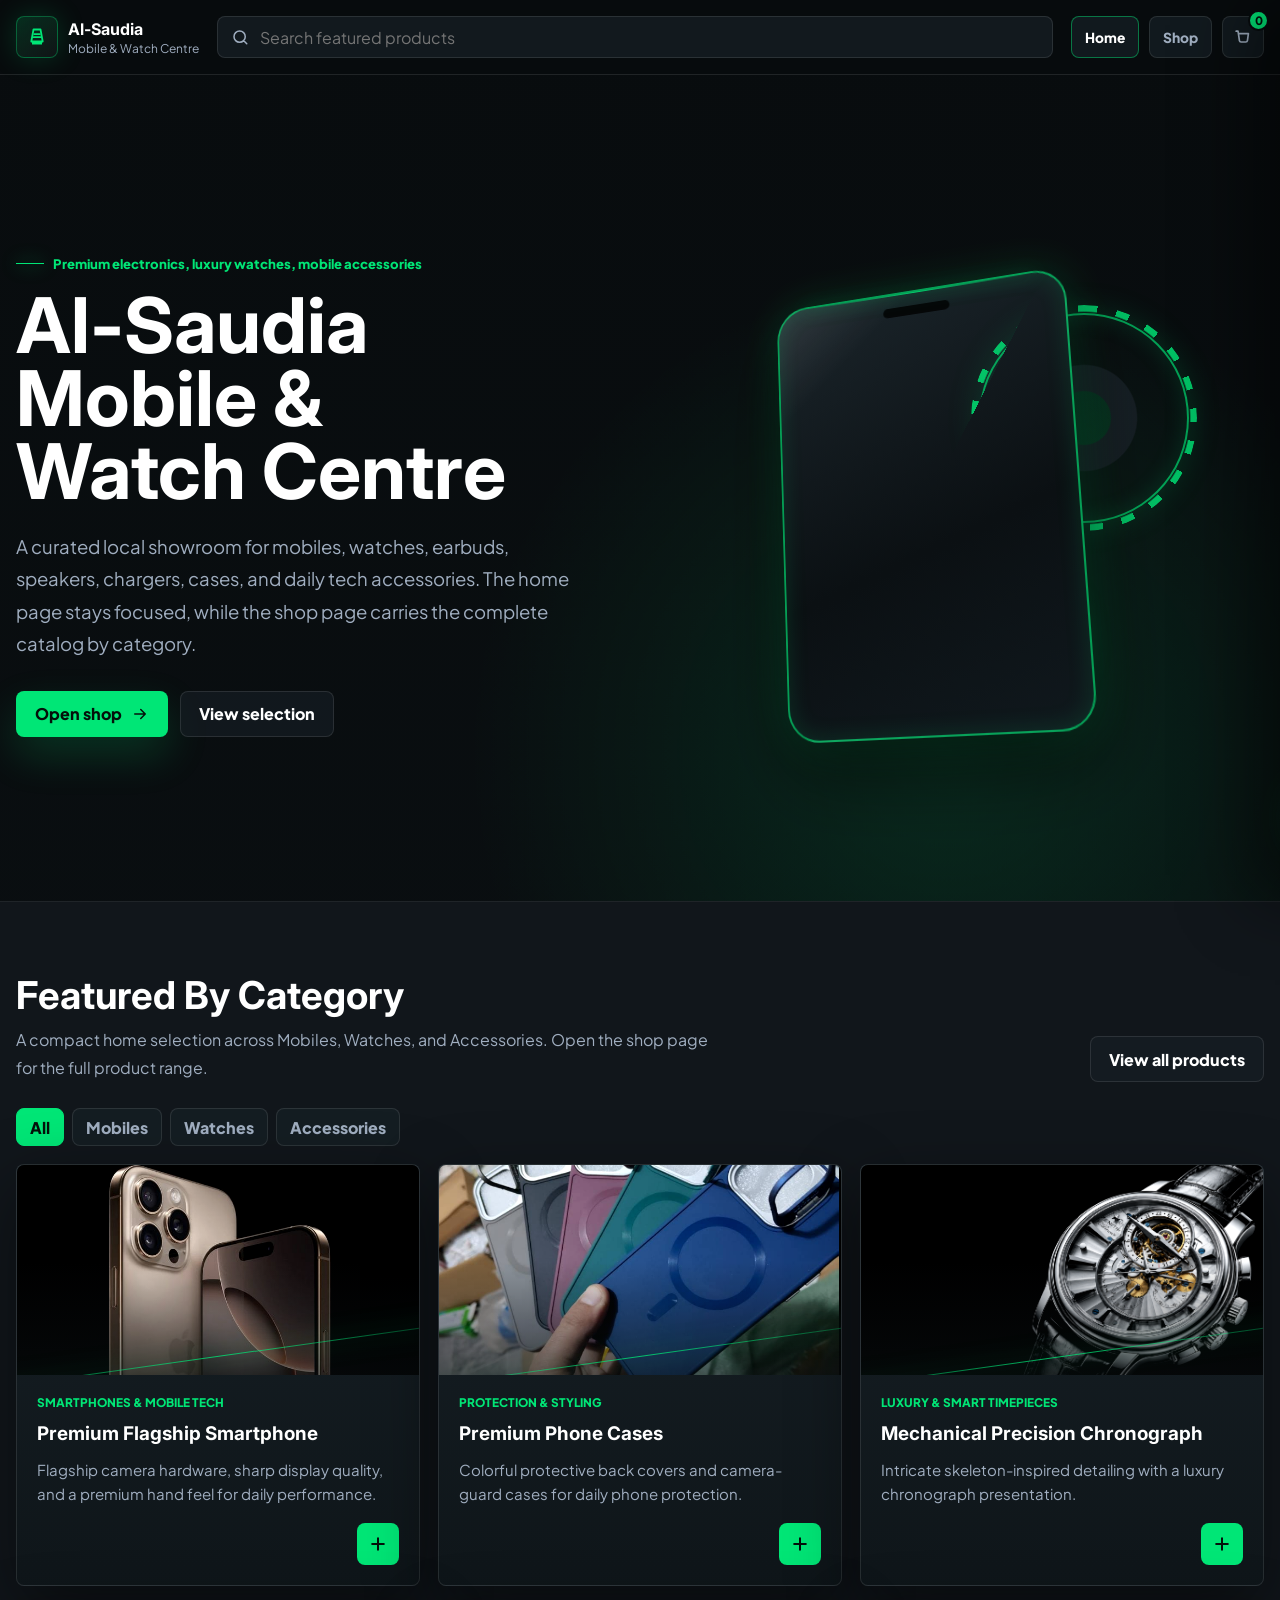
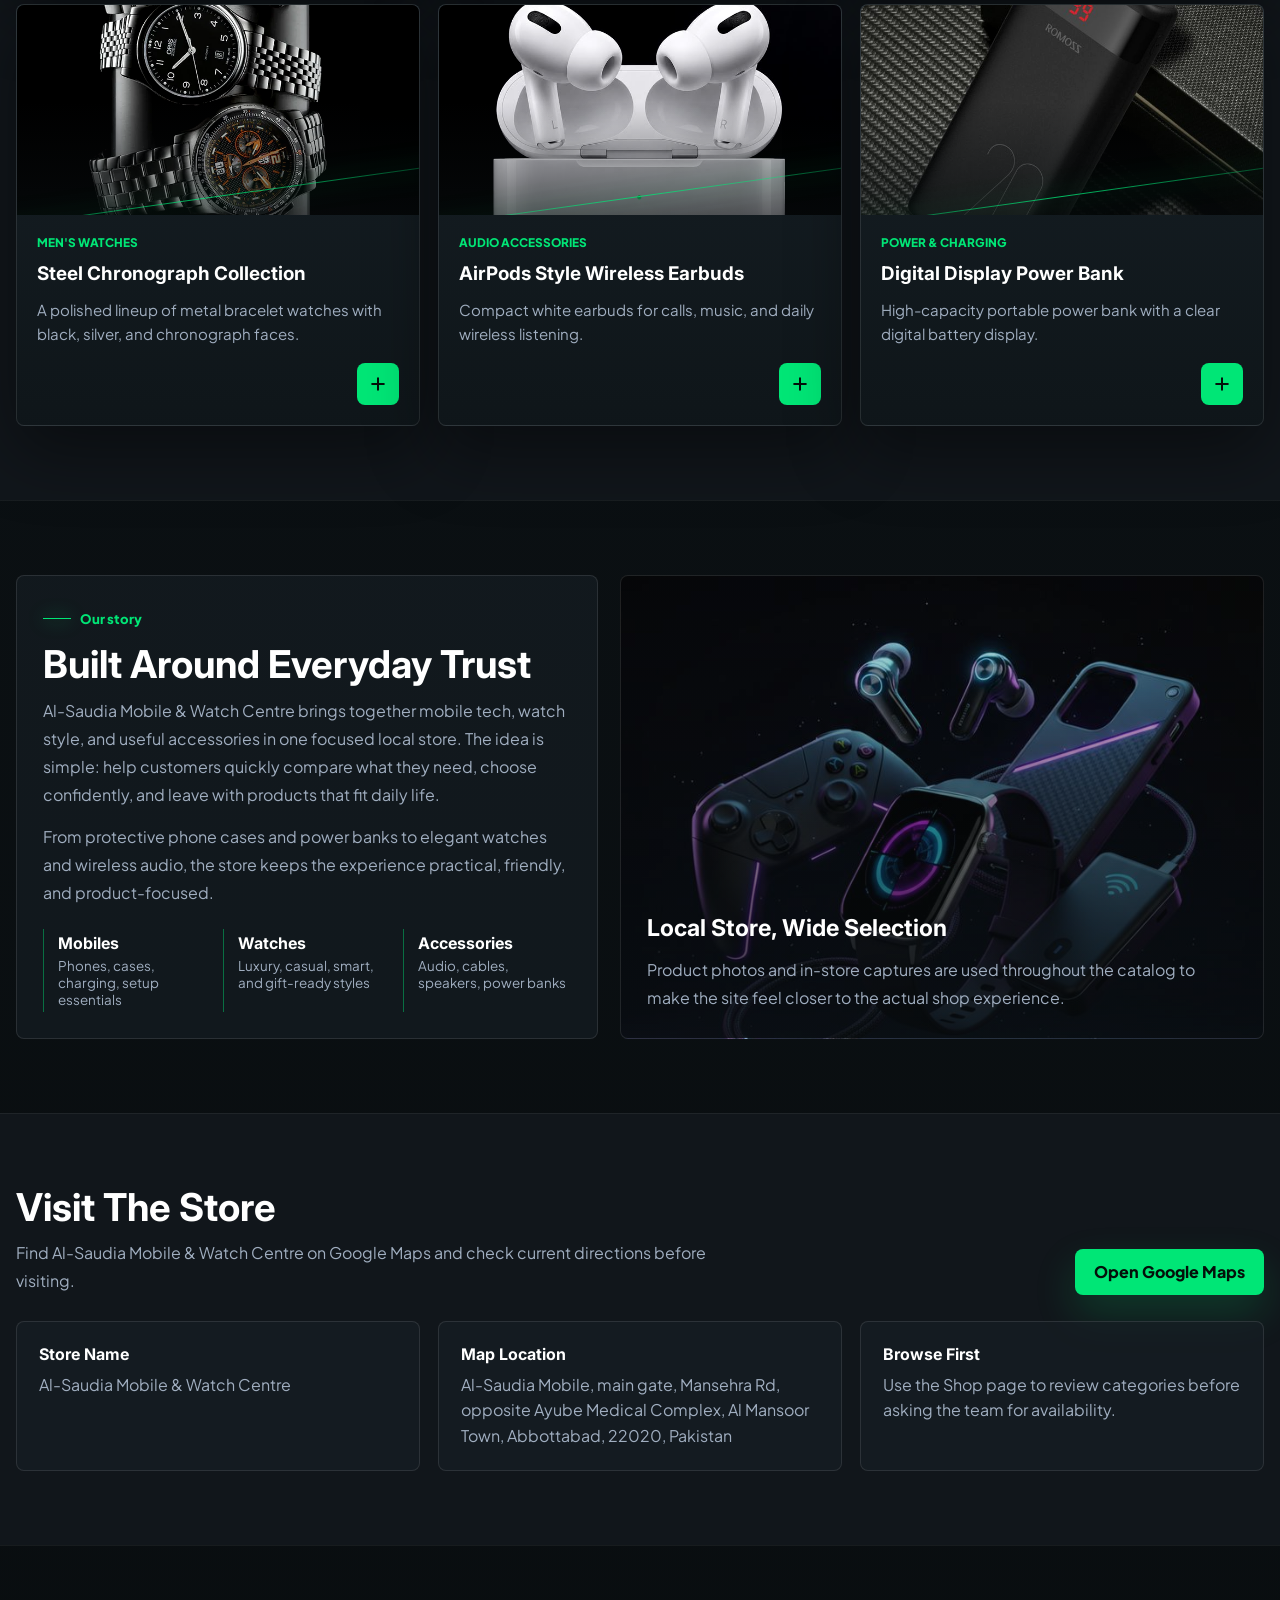
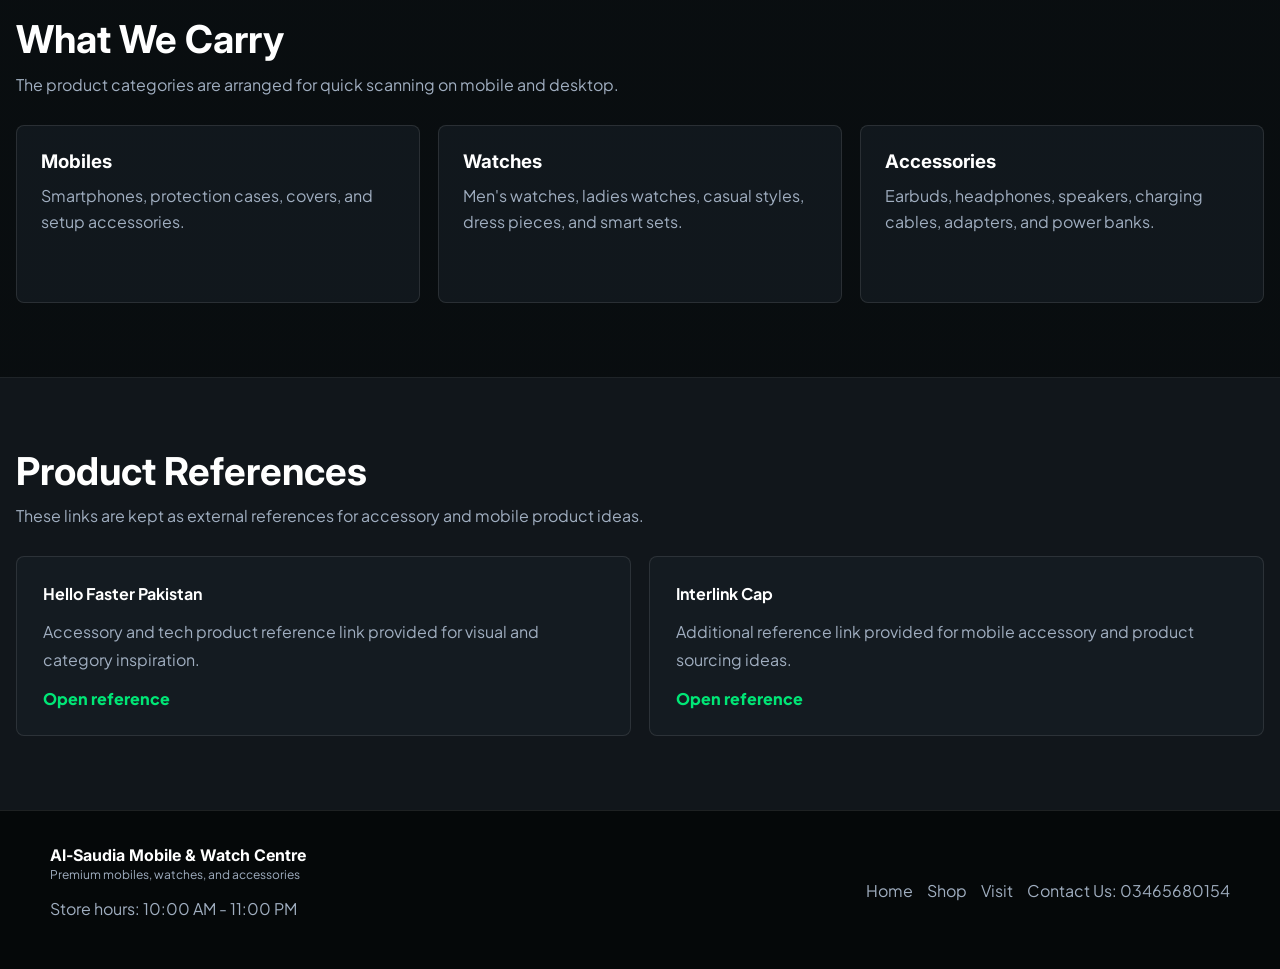
<file: Al-Saudia-GitHub-Upload/index.html>
﻿<!doctype html>
<html lang="en">
<head>
  <meta charset="utf-8">
  <meta name="viewport" content="width=device-width, initial-scale=1">
  <title>Al-Saudia Mobile & Watch Centre</title>
  <link rel="preconnect" href="https://fonts.googleapis.com">
  <link rel="preconnect" href="https://fonts.gstatic.com" crossorigin>
  <link href="https://fonts.googleapis.com/css2?family=Inter:wght@700;800&family=Plus+Jakarta+Sans:wght@400;500;600;700&display=swap" rel="stylesheet">
  <link rel="stylesheet" href="styles.css">
</head>
<body>
  <div class="page">
    <header class="header">
      <nav class="nav" aria-label="Main navigation">
        <a class="logo" href="index.html" aria-label="Al-Saudia home">
          <span class="logo-mark" aria-hidden="true"><svg width="24" height="24" viewBox="0 0 24 24" fill="none"><path d="M7 18.5h10M8.5 4.5h7l2.2 12h-11.4l2.2-12Z" stroke="currentColor" stroke-width="1.8" stroke-linejoin="round"/><path d="M9.3 9.2h5.4M8.7 12.2h6.6" stroke="currentColor" stroke-width="1.8" stroke-linecap="round"/></svg></span>
          <span class="brand"><strong>Al-Saudia</strong><span>Mobile & Watch Centre</span></span>
        </a>
        <label class="search">
          <svg viewBox="0 0 24 24" fill="none" aria-hidden="true"><path d="m21 21-4.3-4.3m2.3-5.2a7.5 7.5 0 1 1-15 0 7.5 7.5 0 0 1 15 0Z" stroke="currentColor" stroke-width="2" stroke-linecap="round"/></svg>
          <input id="searchInput" type="search" placeholder="Search featured products" autocomplete="off">
        </label>
        <div class="nav-actions">
          <a class="nav-link active" href="index.html">Home</a>
          <a class="nav-link" href="shop.html">Shop</a>
          <button class="icon-button" id="cartOpen" type="button" aria-label="Open selection"><svg width="20" height="20" viewBox="0 0 24 24" fill="none" aria-hidden="true"><path d="M6.5 8h12l-1.2 8.3a2 2 0 0 1-2 1.7H9.7a2 2 0 0 1-2-1.7L6.5 8Zm0 0L6 5H3.8" stroke="currentColor" stroke-width="2" stroke-linecap="round" stroke-linejoin="round"/></svg><span class="badge" id="cartCount">0</span></button>
        </div>
      </nav>
    </header>

    <main id="top">
      <section class="hero" aria-labelledby="heroTitle">
        <div class="hero-copy">
          <div class="eyebrow">Premium electronics, luxury watches, mobile accessories</div>
          <h1 id="heroTitle">Al-Saudia Mobile & Watch Centre</h1>
          <p>A curated local showroom for mobiles, watches, earbuds, speakers, chargers, cases, and daily tech accessories. The home page stays focused, while the shop page carries the complete catalog by category.</p>
          <div class="hero-actions">
            <a class="button" href="shop.html">Open shop <svg width="18" height="18" viewBox="0 0 24 24" fill="none" aria-hidden="true"><path d="M5 12h14m-6-6 6 6-6 6" stroke="currentColor" stroke-width="2" stroke-linecap="round" stroke-linejoin="round"/></svg></a>
            <button class="button secondary" type="button" id="heroCart">View selection</button>
          </div>
        </div>
        <div class="hero-stage" aria-label="Floating phone and watch gear visual"><div class="mesh" id="mesh"><div class="phone"><span class="screen-line"></span></div><div class="gear one"></div><div class="gear two"></div></div></div>
      </section>

      <section class="section alt" id="products">
        <div class="inner">
          <div class="section-head">
            <div><h2>Featured By Category</h2><p>A compact home selection across Mobiles, Watches, and Accessories. Open the shop page for the full product range.</p></div>
            <div class="section-actions"><a class="button secondary" href="shop.html">View all products</a></div>
          </div>
          <div class="filters" role="group" aria-label="Featured category filters" style="margin-bottom: 18px; justify-content: flex-start;">
            <button class="filter active" data-filter="all" type="button">All</button>
            <button class="filter" data-filter="mobiles" type="button">Mobiles</button>
            <button class="filter" data-filter="watches" type="button">Watches</button>
            <button class="filter" data-filter="accessories" type="button">Accessories</button>
          </div>
          <div class="grid" id="productGrid"></div>
          <div class="empty" id="emptyState">No matching featured products found.</div>
        </div>
      </section>

      <section class="section" id="story">
        <div class="inner">
          <div class="story-grid">
            <div class="story-copy">
              <div class="eyebrow">Our story</div>
              <h2>Built Around Everyday Trust</h2>
              <p>Al-Saudia Mobile & Watch Centre brings together mobile tech, watch style, and useful accessories in one focused local store. The idea is simple: help customers quickly compare what they need, choose confidently, and leave with products that fit daily life.</p>
              <p>From protective phone cases and power banks to elegant watches and wireless audio, the store keeps the experience practical, friendly, and product-focused.</p>
              <div class="story-points">
                <div class="story-point"><strong>Mobiles</strong><span>Phones, cases, charging, setup essentials</span></div>
                <div class="story-point"><strong>Watches</strong><span>Luxury, casual, smart, and gift-ready styles</span></div>
                <div class="story-point"><strong>Accessories</strong><span>Audio, cables, speakers, power banks</span></div>
              </div>
            </div>
            <div class="story-panel">
              <h3>Local Store, Wide Selection</h3>
              <p>Product photos and in-store captures are used throughout the catalog to make the site feel closer to the actual shop experience.</p>
            </div>
          </div>
        </div>
      </section>

      <section class="section alt" id="visit">
        <div class="inner">
          <div class="section-head">
            <div><h2>Visit The Store</h2><p>Find Al-Saudia Mobile & Watch Centre on Google Maps and check current directions before visiting.</p></div>
            <div class="section-actions"><a class="button" href="https://www.google.com/maps/place/Al-Saudia+Mobile+%26+Watch+Centre/@34.2025264,73.2367372,17z/data=!3m1!4b1!4m6!3m5!1s0x38de305d7b2ce4df:0x35282d67baa84654!8m2!3d34.2025264!4d73.2393121!16s%2Fg%2F11y32px0y?authuser=0&entry=ttu" target="_blank" rel="noopener">Open Google Maps</a></div>
          </div>
          <div class="location-row">
            <div class="location-card"><strong>Store Name</strong><span>Al-Saudia Mobile & Watch Centre</span></div>
            <div class="location-card"><strong>Map Location</strong><span>Al-Saudia Mobile, main gate, Mansehra Rd, opposite Ayube Medical Complex, Al Mansoor Town, Abbottabad, 22020, Pakistan</span></div>
            <div class="location-card"><strong>Browse First</strong><span>Use the Shop page to review categories before asking the team for availability.</span></div>
          </div>
        </div>
      </section>

      <section class="section">
        <div class="inner">
          <div class="section-head"><div><h2>What We Carry</h2><p>The product categories are arranged for quick scanning on mobile and desktop.</p></div></div>
          <div class="service-row">
            <article class="service"><h3>Mobiles</h3><p>Smartphones, protection cases, covers, and setup accessories.</p></article>
            <article class="service"><h3>Watches</h3><p>Men's watches, ladies watches, casual styles, dress pieces, and smart sets.</p></article>
            <article class="service"><h3>Accessories</h3><p>Earbuds, headphones, speakers, charging cables, adapters, and power banks.</p></article>
          </div>
        </div>
      </section>

      <section class="section alt">
        <div class="inner">
          <div class="section-head"><div><h2>Product References</h2><p>These links are kept as external references for accessory and mobile product ideas.</p></div></div>
          <div class="source-row">
            <div class="source-panel"><strong>Hello Faster Pakistan</strong><p>Accessory and tech product reference link provided for visual and category inspiration.</p><a href="https://pk.hellofaster.com/" target="_blank" rel="noopener">Open reference</a></div>
            <div class="source-panel"><strong>Interlink Cap</strong><p>Additional reference link provided for mobile accessory and product sourcing ideas.</p><a href="http://interlinkcap.com/" target="_blank" rel="noopener">Open reference</a></div>
          </div>
        </div>
      </section>
    </main>

    <footer class="footer">
      <div class="footer-inner">
        <div><div class="brand"><strong>Al-Saudia Mobile & Watch Centre</strong><span>Premium mobiles, watches, and accessories</span></div><p>Store hours: 10:00 AM - 11:00 PM</p></div>
        <div class="footer-links"><a href="index.html">Home</a><a href="shop.html">Shop</a><a href="#visit">Visit</a><n>Contact Us:    <n>    03465680154</n></div>
      </div>
    </footer>
  </div>

  <div class="drawer-backdrop" id="backdrop"></div>
  <aside class="drawer" id="drawer" aria-label="Product selection" aria-hidden="true">
    <div class="drawer-head"><h2>Your Selection</h2><button class="icon-button" id="cartClose" type="button" aria-label="Close selection"><svg width="20" height="20" viewBox="0 0 24 24" fill="none" aria-hidden="true"><path d="m6 6 12 12M18 6 6 18" stroke="currentColor" stroke-width="2" stroke-linecap="round"/></svg></button></div>
    <div class="cart-items" id="cartItems"></div>
    <div class="drawer-foot"><p class="drawer-note">Review selected products, then request availability from the store team.</p><button class="button" type="button">Request availability</button><button class="button secondary" type="button" id="clearCart">Clear selection</button></div>
  </aside>
  <script src="products.js"></script>
  <script src="app.js"></script>
</body>
</html>
</file>
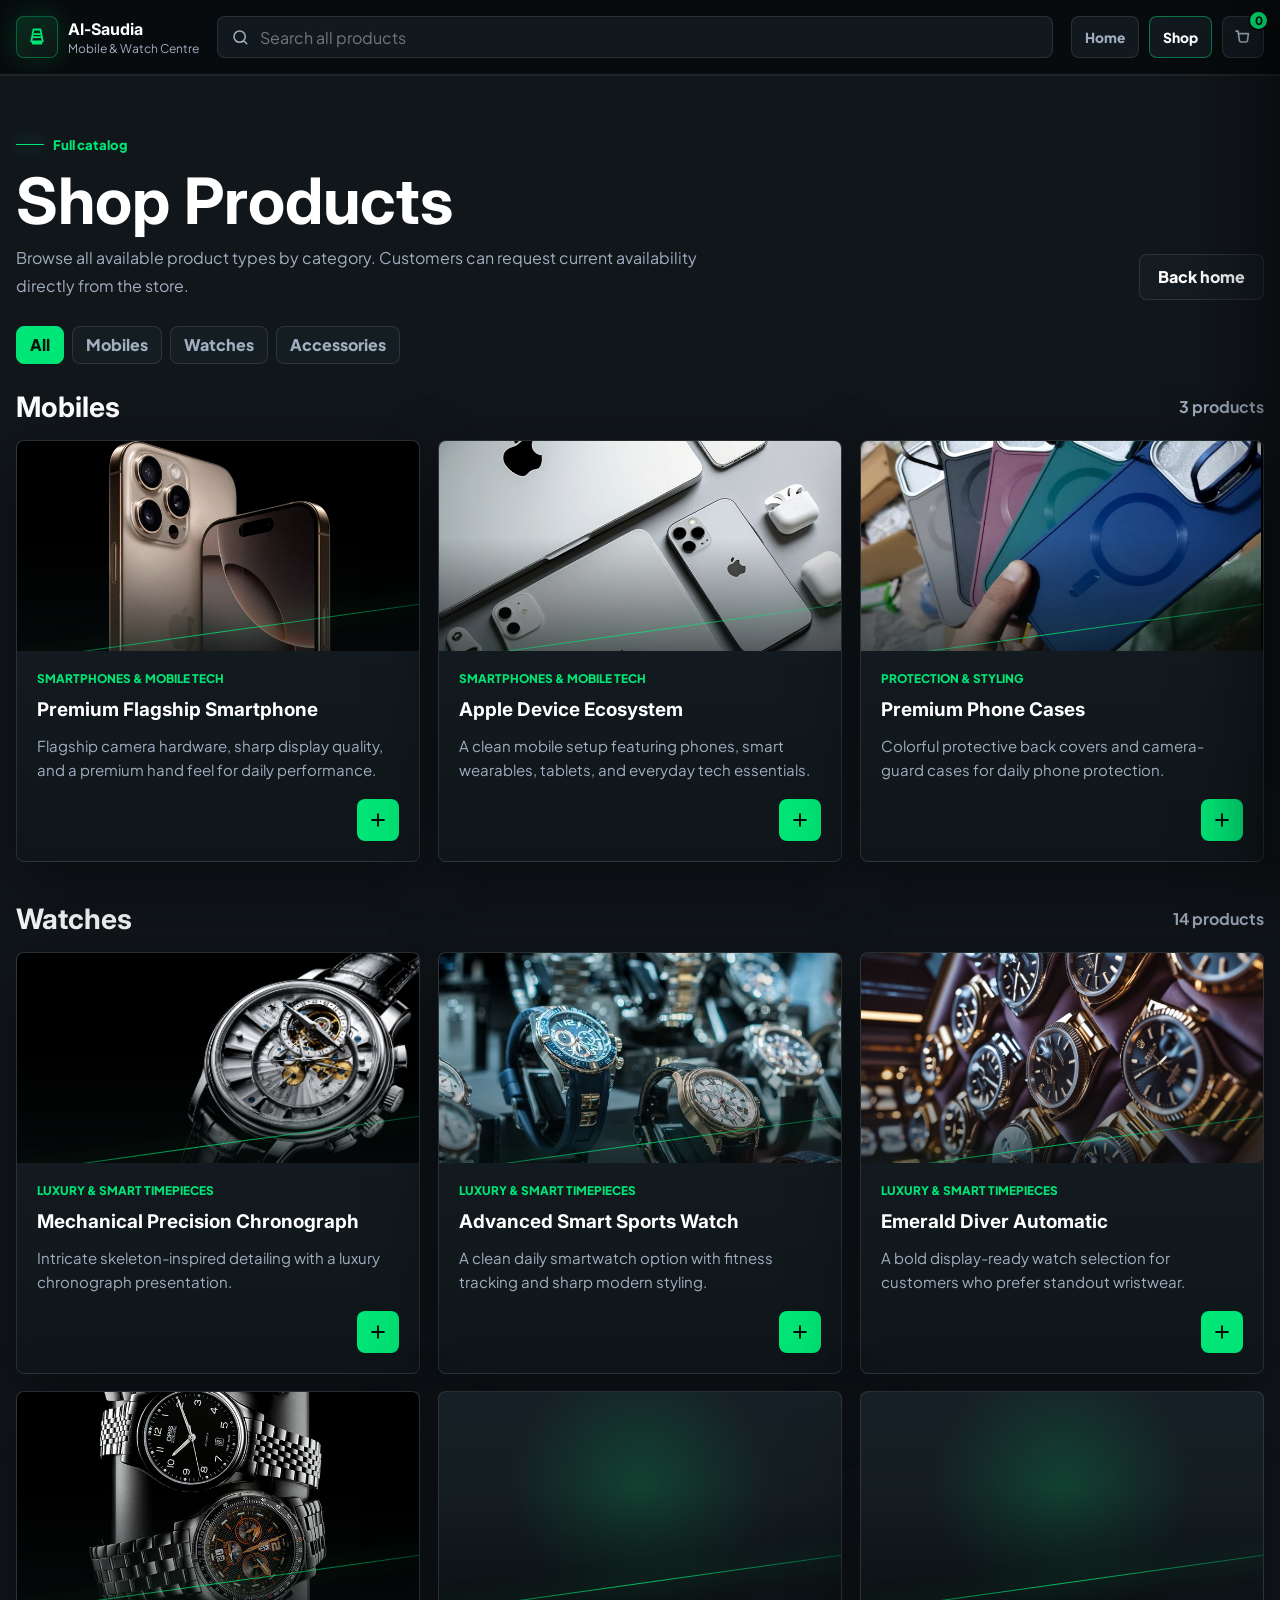
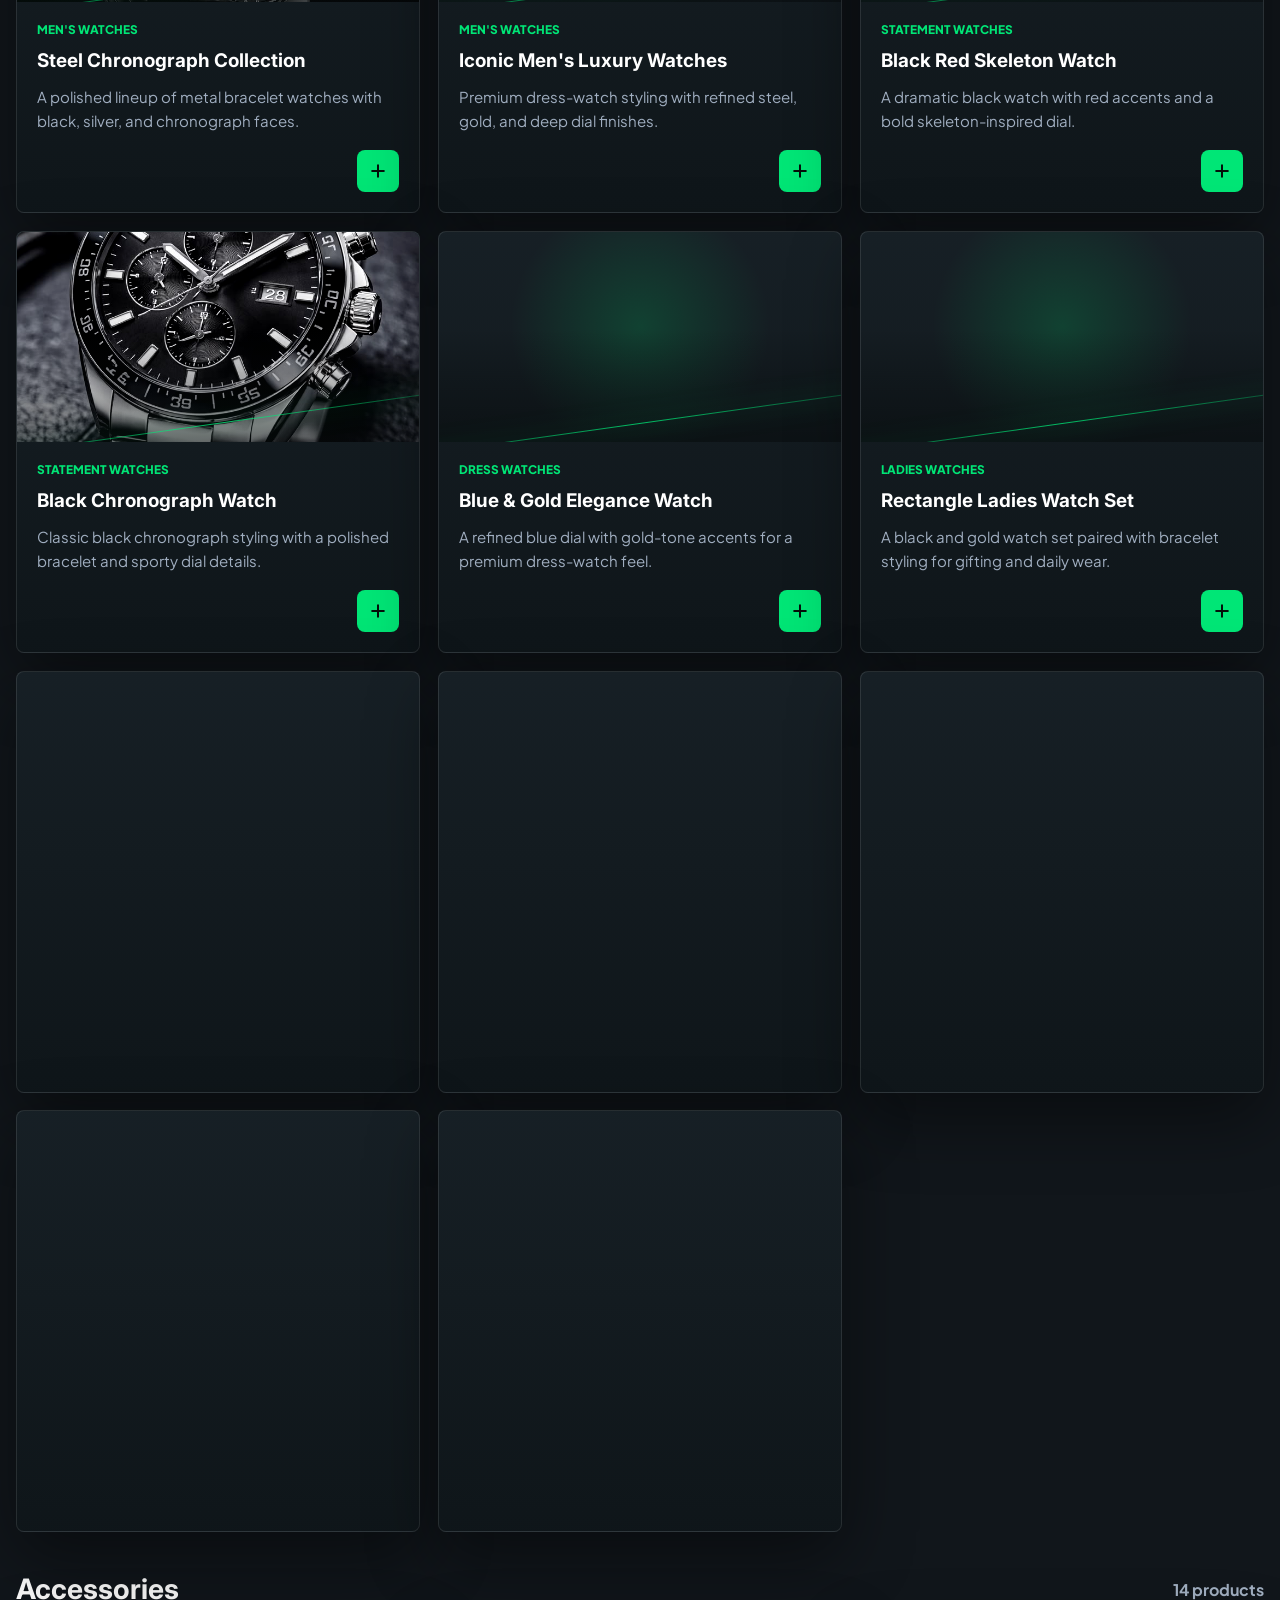
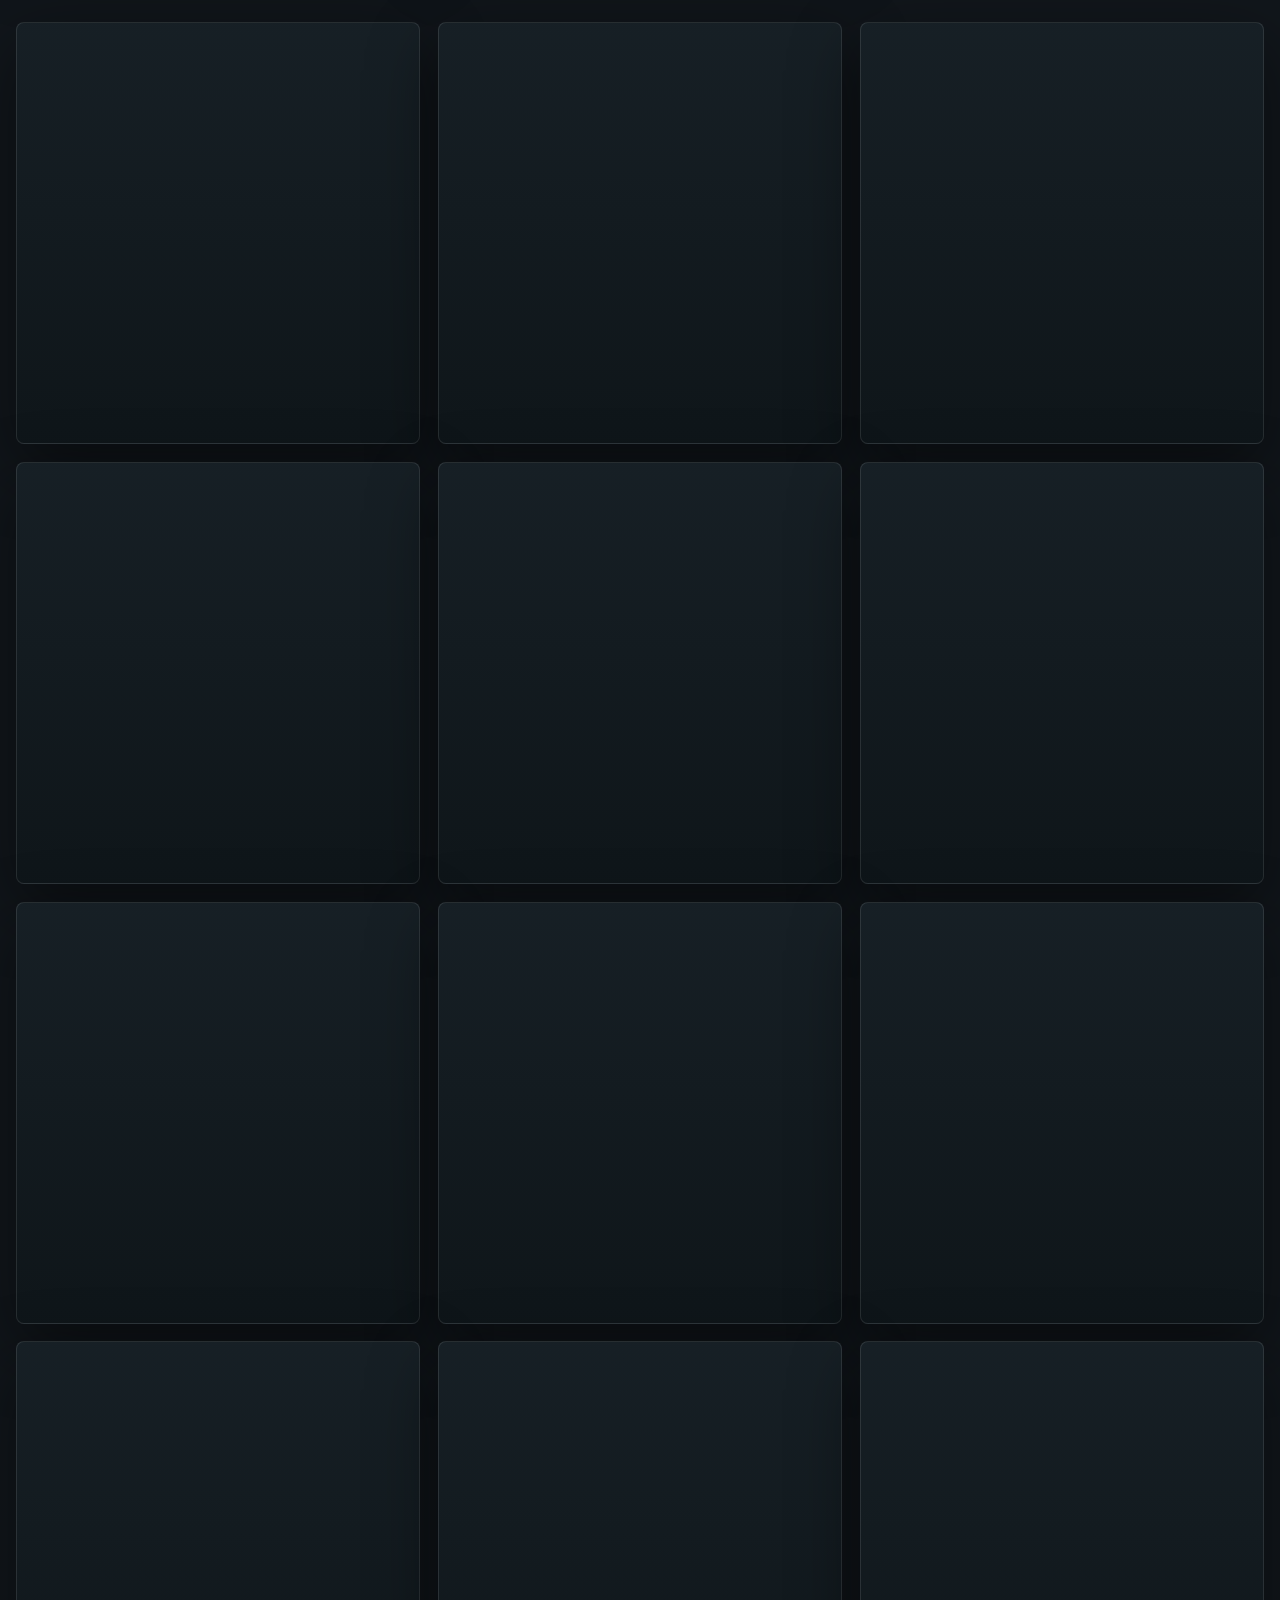
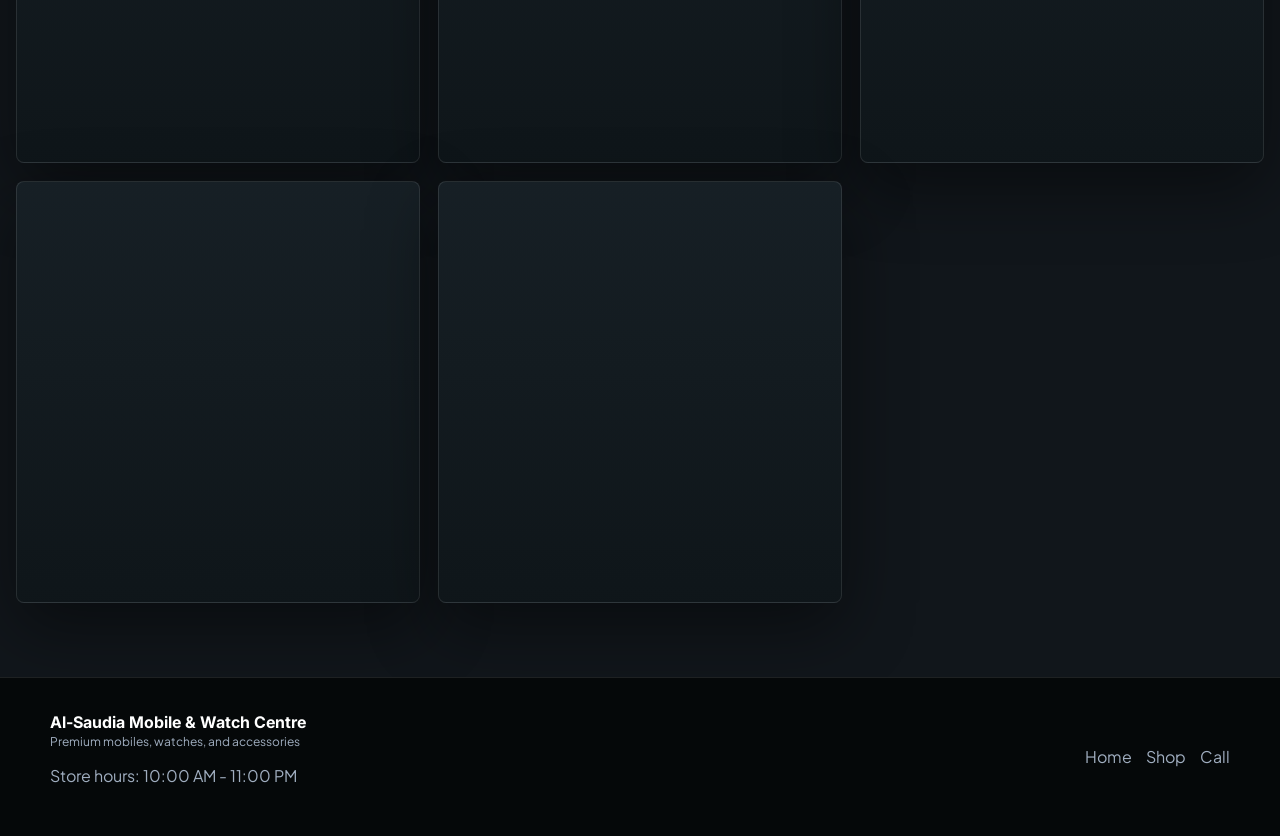
<file: Al-Saudia-GitHub-Upload/shop.html>
﻿<!doctype html>
<html lang="en">
<head>
  <meta charset="utf-8">
  <meta name="viewport" content="width=device-width, initial-scale=1">
  <title>Al-Saudia Mobile & Watch Centre</title>
  <link rel="preconnect" href="https://fonts.googleapis.com">
  <link rel="preconnect" href="https://fonts.gstatic.com" crossorigin>
  <link href="https://fonts.googleapis.com/css2?family=Inter:wght@700;800&family=Plus+Jakarta+Sans:wght@400;500;600;700&display=swap" rel="stylesheet">
  <link rel="stylesheet" href="styles.css">
</head><body>
  <div class="page">
    <header class="header">
      <nav class="nav" aria-label="Main navigation">
        <a class="logo" href="index.html" aria-label="Al-Saudia home">
          <span class="logo-mark" aria-hidden="true"><svg width="24" height="24" viewBox="0 0 24 24" fill="none"><path d="M7 18.5h10M8.5 4.5h7l2.2 12h-11.4l2.2-12Z" stroke="currentColor" stroke-width="1.8" stroke-linejoin="round"/><path d="M9.3 9.2h5.4M8.7 12.2h6.6" stroke="currentColor" stroke-width="1.8" stroke-linecap="round"/></svg></span>
          <span class="brand"><strong>Al-Saudia</strong><span>Mobile & Watch Centre</span></span>
        </a>
        <label class="search">
          <svg viewBox="0 0 24 24" fill="none" aria-hidden="true"><path d="m21 21-4.3-4.3m2.3-5.2a7.5 7.5 0 1 1-15 0 7.5 7.5 0 0 1 15 0Z" stroke="currentColor" stroke-width="2" stroke-linecap="round"/></svg>
          <input id="searchInput" type="search" placeholder="Search all products" autocomplete="off">
        </label>
        <div class="nav-actions">
          <a class="nav-link " href="index.html">Home</a>
          <a class="nav-link active" href="shop.html">Shop</a>
          <button class="icon-button" id="cartOpen" type="button" aria-label="Open selection"><svg width="20" height="20" viewBox="0 0 24 24" fill="none" aria-hidden="true"><path d="M6.5 8h12l-1.2 8.3a2 2 0 0 1-2 1.7H9.7a2 2 0 0 1-2-1.7L6.5 8Zm0 0L6 5H3.8" stroke="currentColor" stroke-width="2" stroke-linecap="round" stroke-linejoin="round"/></svg><span class="badge" id="cartCount">0</span></button>
        </div>
      </nav>
    </header>    <main id="top">
      <section class="section alt" id="products" style="padding-top: 52px;">
        <div class="inner">
          <div class="section-head">
            <div><div class="eyebrow">Full catalog</div><h1 style="max-width: 12ch; font-size: clamp(2.2rem, 5vw, 4.8rem);">Shop Products</h1><p>Browse all available product types by category. Customers can request current availability directly from the store.</p></div>
            <div class="section-actions"><a class="button secondary" href="index.html">Back home</a></div>
          </div>
          <div class="filters" role="group" aria-label="Shop category filters" style="margin-bottom: 26px; justify-content: flex-start;">
            <button class="filter active" data-filter="all" type="button">All</button>
            <button class="filter" data-filter="mobiles" type="button">Mobiles</button>
            <button class="filter" data-filter="watches" type="button">Watches</button>
            <button class="filter" data-filter="accessories" type="button">Accessories</button>
          </div>
          <div id="shopGroups"></div>
          <div class="empty" id="emptyState">No matching products found.</div>
        </div>
      </section>
    </main>    <footer class="footer">
      <div class="footer-inner">
        <div><div class="brand"><strong>Al-Saudia Mobile & Watch Centre</strong><span>Premium mobiles, watches, and accessories</span></div><p>Store hours: 10:00 AM - 11:00 PM</p></div>
        <div class="footer-links"><a href="index.html">Home</a><a href="shop.html">Shop</a><a href="tel:+000000000">Call</a></div>
      </div>
    </footer>
  </div>
  <div class="drawer-backdrop" id="backdrop"></div>
  <aside class="drawer" id="drawer" aria-label="Product selection" aria-hidden="true">
    <div class="drawer-head"><h2>Your Selection</h2><button class="icon-button" id="cartClose" type="button" aria-label="Close selection"><svg width="20" height="20" viewBox="0 0 24 24" fill="none" aria-hidden="true"><path d="m6 6 12 12M18 6 6 18" stroke="currentColor" stroke-width="2" stroke-linecap="round"/></svg></button></div>
    <div class="cart-items" id="cartItems"></div>
    <div class="drawer-foot"><p class="drawer-note">Review selected products, then request availability from the store team.</p><button class="button" type="button">Request availability</button><button class="button secondary" type="button" id="clearCart">Clear selection</button></div>
  </aside>
  <script src="products.js"></script>
  <script src="app.js"></script>
</body>
</html>
</file>
<file: Al-Saudia-GitHub-Upload/styles.css>
﻿:root {
  --bg: #080c0e;
  --bg-2: #11161b;
  --surface: #172026;
  --accent: #00e676;
  --accent-2: #00875a;
  --text: #ffffff;
  --muted: #a0aec0;
  --line: rgba(255,255,255,.1);
  --shadow: 0 24px 70px rgba(0,0,0,.45);
}
* { box-sizing: border-box; }
html { scroll-behavior: smooth; }
body {
  margin: 0;
  color: var(--text);
  background: var(--bg);
  font-family: "Plus Jakarta Sans", system-ui, -apple-system, Segoe UI, sans-serif;
  min-height: 100vh;
}
body.drawer-open { overflow: hidden; }
a { color: inherit; text-decoration: none; }
button, input { font: inherit; }
button { cursor: pointer; }
.page {
  min-height: 100vh;
  background: radial-gradient(circle at 74% 18%, rgba(0,230,118,.13), transparent 30rem), linear-gradient(180deg,#080c0e 0%,#0b1013 45%,#080c0e 100%);
}
.header {
  position: sticky;
  top: 0;
  z-index: 30;
  border-bottom: 1px solid var(--line);
  background: rgba(8,12,14,.8);
  backdrop-filter: blur(18px);
}
.nav {
  width: min(1280px, calc(100% - 32px));
  min-height: 74px;
  margin: 0 auto;
  display: grid;
  grid-template-columns: auto minmax(180px, 1fr) auto;
  gap: 18px;
  align-items: center;
}
.logo { display: flex; align-items: center; gap: 10px; min-width: 0; }
.logo-mark {
  width: 42px;
  height: 42px;
  display: grid;
  place-items: center;
  color: var(--accent);
  border: 1px solid rgba(0,230,118,.35);
  border-radius: 8px;
  background: linear-gradient(145deg, rgba(0,230,118,.16), rgba(255,255,255,.04));
  box-shadow: 0 0 28px rgba(0,230,118,.18);
}
.brand { display: grid; gap: 2px; min-width: 0; }
.brand strong, h1, h2, h3 { font-family: Inter, system-ui, sans-serif; letter-spacing: 0; }
.brand strong { white-space: nowrap; overflow: hidden; text-overflow: ellipsis; }
.brand span { color: var(--muted); font-size: .75rem; white-space: nowrap; overflow: hidden; text-overflow: ellipsis; }
.search { position: relative; min-width: 0; }
.search svg { position: absolute; left: 14px; top: 50%; transform: translateY(-50%); color: var(--muted); width: 18px; height: 18px; }
.search input {
  width: 100%; height: 42px; border: 1px solid var(--line); border-radius: 8px;
  color: var(--text); background: rgba(23,32,38,.74); outline: 0; padding: 0 14px 0 42px;
}
.search input:focus { border-color: rgba(0,230,118,.7); box-shadow: 0 0 0 3px rgba(0,230,118,.1); }
.nav-actions { display: flex; align-items: center; gap: 10px; }
.nav-link, .icon-button {
  min-height: 42px;
  display: inline-flex;
  align-items: center;
  justify-content: center;
  border: 1px solid var(--line);
  border-radius: 8px;
  color: var(--muted);
  background: rgba(23,32,38,.72);
  font-weight: 800;
}
.nav-link { padding: 0 13px; font-size: .86rem; }
.nav-link.active, .nav-link:hover, .icon-button:hover { color: var(--text); border-color: rgba(0,230,118,.45); }
.icon-button { width: 42px; height: 42px; position: relative; }
.badge {
  position: absolute; right: -6px; top: -7px; min-width: 21px; height: 21px; display: grid; place-items: center;
  border-radius: 999px; color: #03100a; background: var(--accent); font-size: .72rem; font-weight: 800; border: 2px solid var(--bg);
}
main { overflow: hidden; }
.hero {
  width: min(1480px, calc(100% - 32px));
  min-height: calc(100vh - 74px);
  margin: 0 auto;
  display: grid;
  grid-template-columns: minmax(0,.92fr) minmax(320px,1.08fr);
  gap: 36px;
  align-items: center;
  padding: 42px 0 34px;
}
.eyebrow { display: inline-flex; align-items: center; gap: 9px; color: var(--accent); font-weight: 800; font-size: .82rem; margin-bottom: 18px; }
.eyebrow::before { content: ""; width: 28px; height: 1px; background: var(--accent); box-shadow: 0 0 18px var(--accent); }
h1 { margin: 0; max-width: 11ch; font-size: clamp(2.45rem, 6vw, 5.85rem); line-height: .95; }
.hero-copy p, .section-head p { color: var(--muted); line-height: 1.75; }
.hero-copy p { font-size: clamp(1rem,1.7vw,1.16rem); max-width: 58ch; margin: 22px 0 0; }
.hero-actions { display: flex; flex-wrap: wrap; gap: 12px; margin-top: 30px; }
.button {
  min-height: 46px; border: 1px solid transparent; border-radius: 8px; display: inline-flex; align-items: center; justify-content: center; gap: 9px;
  padding: 0 18px; font-weight: 800; color: #04100a; background: var(--accent); box-shadow: 0 18px 42px rgba(0,230,118,.18);
}
.button.secondary { color: var(--text); border-color: var(--line); background: rgba(23,32,38,.62); box-shadow: none; }
.hero-stage { min-height: 560px; position: relative; display: grid; place-items: center; perspective: 1200px; }
.mesh { width: min(100%,560px); aspect-ratio: 1; position: relative; transform-style: preserve-3d; animation: floatMesh 7s ease-in-out infinite; }
.phone { position: absolute; inset: 12% 24% 7% 20%; border: 2px solid rgba(0,230,118,.65); border-radius: 34px; background: linear-gradient(140deg,rgba(255,255,255,.1),transparent 18%), linear-gradient(160deg,#1b252b,#0b1013 58%,#10181d); box-shadow: inset 0 0 24px rgba(0,230,118,.14), 0 28px 80px rgba(0,0,0,.58), 0 0 46px rgba(0,230,118,.2); transform: rotateY(-18deg) rotateX(9deg) rotateZ(-6deg); }
.phone::before { content:""; position:absolute; left:50%; top:14px; width:72px; height:10px; transform:translateX(-50%); border-radius:999px; background:#050708; }
.screen-line { position:absolute; left:28px; right:28px; height:1px; background:linear-gradient(90deg,transparent,rgba(0,230,118,.85),transparent); box-shadow:0 0 18px rgba(0,230,118,.75); animation:scan 3.8s ease-in-out infinite; }
.gear { position:absolute; border-radius:50%; border:2px solid rgba(0,230,118,.68); background:radial-gradient(circle,rgba(0,230,118,.14) 0 18%,rgba(23,32,38,.88) 19% 36%,transparent 37%); box-shadow:inset 0 0 24px rgba(0,230,118,.14),0 0 34px rgba(0,230,118,.16); }
.gear::before { content:""; position:absolute; inset:-10px; border-radius:50%; background:repeating-conic-gradient(from 0deg,rgba(0,230,118,.82) 0 7deg,transparent 7deg 17deg); mask:radial-gradient(circle,transparent 0 66%,#000 67% 78%,transparent 79%); }
.gear.one { width:210px; height:210px; right:5%; top:18%; animation:rotateGear 13s linear infinite; }
.gear.two { width:145px; height:145px; right:24%; bottom:10%; animation:rotateGearReverse 9s linear infinite; }
.section { padding: 74px 0; border-top: 1px solid rgba(255,255,255,.06); }
.section.alt { background: var(--bg-2); }
.inner { width: min(1480px, calc(100% - 32px)); margin: 0 auto; }
.section-head { display: grid; grid-template-columns: minmax(0,1fr) auto; gap: 20px; align-items: end; margin-bottom: 26px; }
.section-head h2 { margin: 0; font-size: clamp(1.9rem, 3vw, 3rem); line-height: 1; }
.section-head p { max-width: 58ch; margin: 12px 0 0; }
.section-actions, .filters { display: flex; align-items: center; justify-content: flex-end; gap: 8px; flex-wrap: wrap; }
.filter { min-height: 38px; padding: 0 13px; border-radius: 8px; border: 1px solid var(--line); color: var(--muted); background: rgba(23,32,38,.72); font-weight: 800; }
.filter.active { color: #04100a; background: var(--accent); border-color: var(--accent); }
.grid { display: grid; grid-template-columns: repeat(3, minmax(0,1fr)); gap: 18px; }
.card { min-height: 360px; border: 1px solid var(--line); border-radius: 8px; overflow: hidden; background: linear-gradient(180deg,rgba(23,32,38,.98),rgba(15,22,26,.98)); box-shadow: var(--shadow); transform-style: preserve-3d; transition: transform .24s ease, border-color .24s ease; content-visibility: auto; contain-intrinsic-size: 360px; }
.card:hover { border-color: rgba(0,230,118,.45); transform: translateY(-5px) rotateX(var(--tiltY,0deg)) rotateY(var(--tiltX,0deg)); }
.visual { height: 210px; position: relative; overflow: hidden; background: radial-gradient(circle at 50% 45%,rgba(0,230,118,.18),transparent 56%); }
.visual img { width: 100%; height: 100%; object-fit: cover; object-position: var(--image-position, center); display: block; filter: saturate(.9) contrast(1.06); transition: transform .28s ease, filter .28s ease; }
.card:hover .visual img { transform: scale(1.045); filter: saturate(1) contrast(1.1); }
.visual::before { content:""; position:absolute; inset:0; z-index:1; background:linear-gradient(180deg,rgba(8,12,14,0) 46%,rgba(8,12,14,.62)); pointer-events:none; }
.visual::after { content:""; position:absolute; z-index:2; inset:auto -35% 18px -35%; height:1px; background:linear-gradient(90deg,transparent,rgba(0,230,118,.8),transparent); box-shadow:0 0 24px rgba(0,230,118,.8); transform:rotate(-8deg); }
.card-body { padding: 20px; display: grid; gap: 12px; }
.category { color: var(--accent); font-size: .74rem; font-weight: 800; text-transform: uppercase; }
.card h3 { margin: 0; font-size: 1.18rem; line-height: 1.25; }
.card p { color: var(--muted); line-height: 1.6; margin: 0; font-size: .94rem; }
.buy-row { display: flex; justify-content: flex-end; margin-top: 5px; }
.add { width: 42px; height: 42px; border: 0; border-radius: 8px; color: #04100a; background: var(--accent); display: grid; place-items: center; }
.category-band { margin-top: 40px; }
.category-band:first-of-type { margin-top: 0; }
.category-title { display:flex; align-items:center; justify-content:space-between; gap:16px; margin-bottom:16px; }
.category-title h2 { margin: 0; font-size: clamp(1.45rem, 2.2vw, 2.25rem); }
.category-title span { color: var(--muted); font-weight: 700; }
.empty { display:none; border:1px dashed rgba(255,255,255,.16); border-radius:8px; min-height:190px; place-items:center; color:var(--muted); }
.empty.show { display:grid; }
.service-row { display:grid; grid-template-columns:repeat(3,minmax(0,1fr)); gap:18px; }
.service { border:1px solid var(--line); border-radius:8px; background:rgba(23,32,38,.62); padding:24px; min-height:178px; }
.service h3 { margin: 0 0 10px; }
.service p { margin:0; color:var(--muted); line-height:1.65; }
.footer { background:#050809; border-top:1px solid var(--line); padding:34px 0; }
.footer-inner { width:min(1180px,calc(100% - 32px)); margin:0 auto; display:grid; grid-template-columns:1fr auto; gap:24px; align-items:center; }
.footer p, .footer-links { color:var(--muted); }
.footer-links { display:flex; gap:14px; flex-wrap:wrap; }
.drawer-backdrop { position:fixed; inset:0; z-index:50; background:rgba(0,0,0,.58); opacity:0; pointer-events:none; transition:opacity .24s ease; }
.drawer-backdrop.open { opacity:1; pointer-events:auto; }
.drawer { position:fixed; top:0; right:0; z-index:60; width:min(430px,100%); height:100vh; display:grid; grid-template-rows:auto 1fr auto; background:#0c1215; border-left:1px solid var(--line); box-shadow:-30px 0 70px rgba(0,0,0,.48); transform:translateX(100%); transition:transform .28s ease; }
.drawer.open { transform:translateX(0); }
.drawer-head { min-height:74px; padding:0 18px; display:flex; align-items:center; justify-content:space-between; border-bottom:1px solid var(--line); }
.drawer-head h2 { margin:0; font-size:1.25rem; }
.cart-items { overflow:auto; padding:18px; display:grid; align-content:start; gap:12px; }
.cart-item { display:grid; grid-template-columns:54px 1fr auto; gap:12px; align-items:center; padding:12px; border:1px solid var(--line); border-radius:8px; background:rgba(23,32,38,.8); }
.mini { width:54px; height:54px; border-radius:8px; background-size:cover; background-position:center; border:1px solid rgba(0,230,118,.24); }
.cart-item strong { display:block; font-size:.92rem; }
.cart-item span { color:var(--muted); font-size:.82rem; }
.qty { display:flex; align-items:center; gap:7px; }
.qty button { width:28px; height:28px; border-radius:8px; border:1px solid var(--line); color:var(--text); background:transparent; }
.drawer-foot { padding:18px; border-top:1px solid var(--line); display:grid; gap:14px; }
.drawer-note { color:var(--muted); line-height:1.6; margin:0; font-size:.92rem; }
@keyframes floatMesh { 0%,100% { transform:translateY(0) rotateY(var(--meshX,0deg)) rotateX(var(--meshY,0deg)); } 50% { transform:translateY(-18px) rotateY(var(--meshX,0deg)) rotateX(var(--meshY,0deg)) rotateZ(1.5deg); } }
@keyframes rotateGear { to { rotate: 360deg; } }
@keyframes rotateGearReverse { to { rotate: -360deg; } }
@keyframes scan { 0%,100% { top:26%; opacity:.35; } 50% { top:74%; opacity:1; } }
@media (max-width:900px) {
  .nav { grid-template-columns: 1fr auto; padding: 12px 0; }
  .search { grid-column: 1 / -1; order: 3; }
  .hero { min-height:auto; grid-template-columns: 1fr; padding-top:42px; }
  .hero-stage { min-height:430px; order:-1; }
  .section-head { grid-template-columns: 1fr; align-items:start; }
  .section-actions, .filters { justify-content:flex-start; }
  .grid, .service-row, .footer-inner { grid-template-columns: 1fr; }
}
@media (max-width:620px) {
  .brand span { display:none; }
  .hero-stage { min-height:340px; }
  .mesh { width:min(100%,360px); }
  .gear.one { width:142px; height:142px; }
  .gear.two { width:96px; height:96px; }
  .card { min-height:340px; }
}

.story-grid {
  display: grid;
  grid-template-columns: minmax(0, .95fr) minmax(320px, 1.05fr);
  gap: 22px;
  align-items: stretch;
}
.story-copy, .story-panel, .source-panel {
  border: 1px solid var(--line);
  border-radius: 8px;
  background: rgba(23,32,38,.62);
  padding: 26px;
}
.story-copy h2 { margin: 0; font-size: clamp(1.9rem, 3vw, 3rem); line-height: 1; }
.story-copy p, .story-panel p, .source-panel p { color: var(--muted); line-height: 1.75; margin: 14px 0 0; }
.story-points {
  display: grid;
  grid-template-columns: repeat(3, minmax(0,1fr));
  gap: 12px;
  margin-top: 22px;
}
.story-point {
  border-left: 1px solid rgba(0,230,118,.42);
  padding: 4px 0 4px 14px;
}
.story-point strong { display: block; font-family: Inter, sans-serif; }
.story-point span { display: block; color: var(--muted); font-size: .84rem; margin-top: 4px; }
.story-panel {
  min-height: 100%;
  background:
    linear-gradient(180deg, rgba(8,12,14,.08), rgba(8,12,14,.82)),
    url('images/store-phone.jpg') center / cover;
  display: grid;
  align-content: end;
}
.story-panel h3 { margin: 0; font-size: 1.45rem; }
.location-row {
  display: grid;
  grid-template-columns: repeat(3, minmax(0,1fr));
  gap: 18px;
  margin-top: 22px;
}
.location-card {
  border: 1px solid var(--line);
  border-radius: 8px;
  background: rgba(23,32,38,.62);
  padding: 22px;
}
.location-card strong { display: block; font-family: Inter, sans-serif; margin-bottom: 8px; }
.location-card span { color: var(--muted); line-height: 1.6; }
.source-row {
  display: grid;
  grid-template-columns: repeat(2, minmax(0,1fr));
  gap: 18px;
  margin-top: 18px;
}
.source-panel a { color: var(--accent); font-weight: 800; display: inline-flex; margin-top: 14px; }
@media (max-width: 900px) {
  .story-grid, .location-row, .source-row, .story-points { grid-template-columns: 1fr; }
}
</file>
